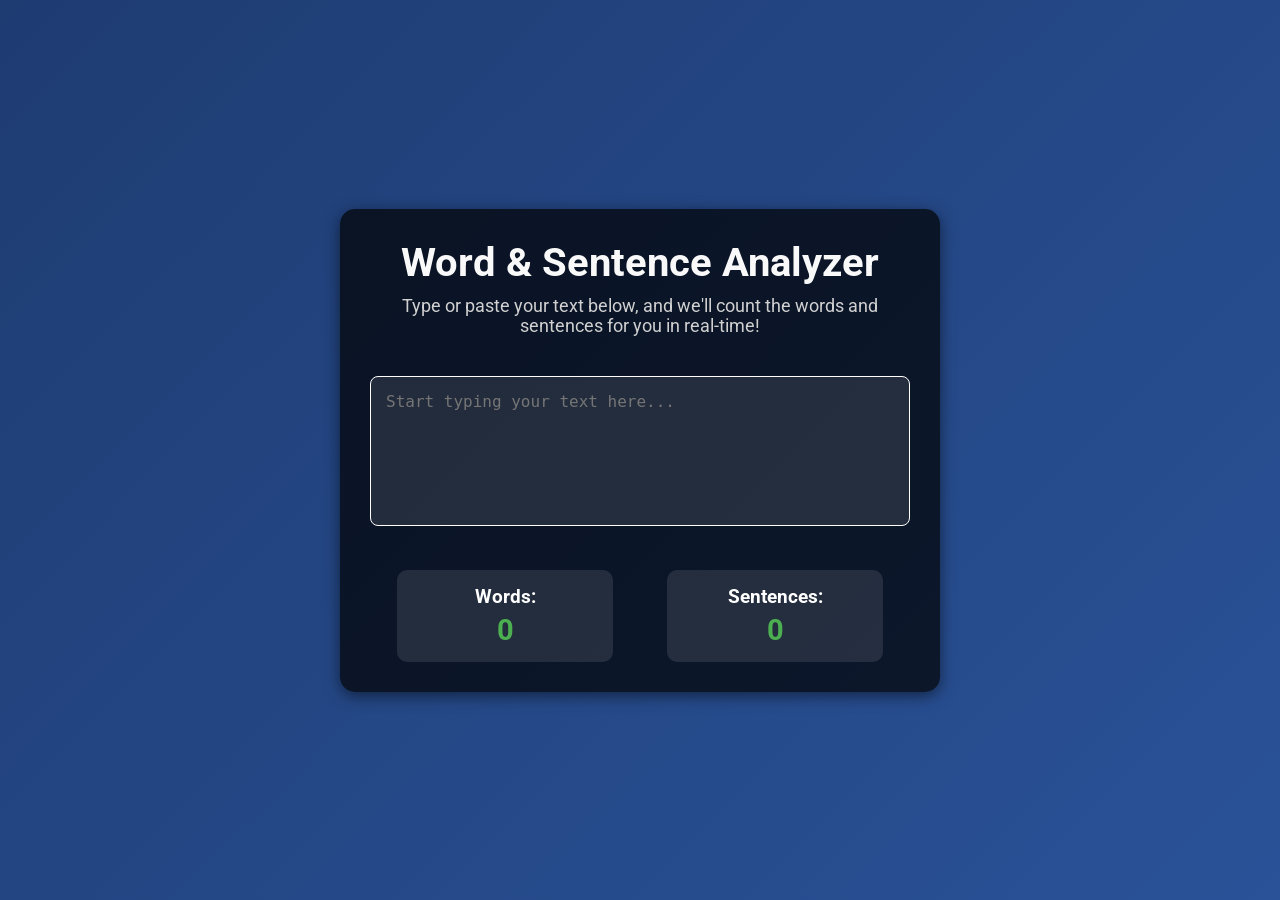
<file: Laboratory Activities/Laboratory Activity 3 - 19-11-2024/index.html>
<!DOCTYPE html>
<html lang="en">
<head>
    <meta charset="UTF-8">
    <meta name="viewport" content="width=device-width, initial-scale=1.0">
    <title>Word Counter Deluxe</title>
    <link rel="stylesheet" href="style.css">
    <link href="https://fonts.googleapis.com/css2?family=Roboto:wght@400;700&display=swap" rel="stylesheet">
</head>
<body>
    <div class="container">
        <h1>Word & Sentence Analyzer</h1>
        <p class="description">Type or paste your text below, and we'll count the words and sentences for you in real-time!</p>

        <textarea id="textInput" placeholder="Start typing your text here..."></textarea>

        <div class="counter">
            <div id="wordcount" class="count-box">
                <span class="count-title">Words:</span>
                <span class="count-number">0</span>
            </div>
            <div id="sentenceCount" class="count-box">
                <span class="count-title">Sentences:</span>
                <span class="count-number">0</span>
            </div>
        </div>
    </div>
    <script src="script.js"></script>
</body>
</html>
</file>
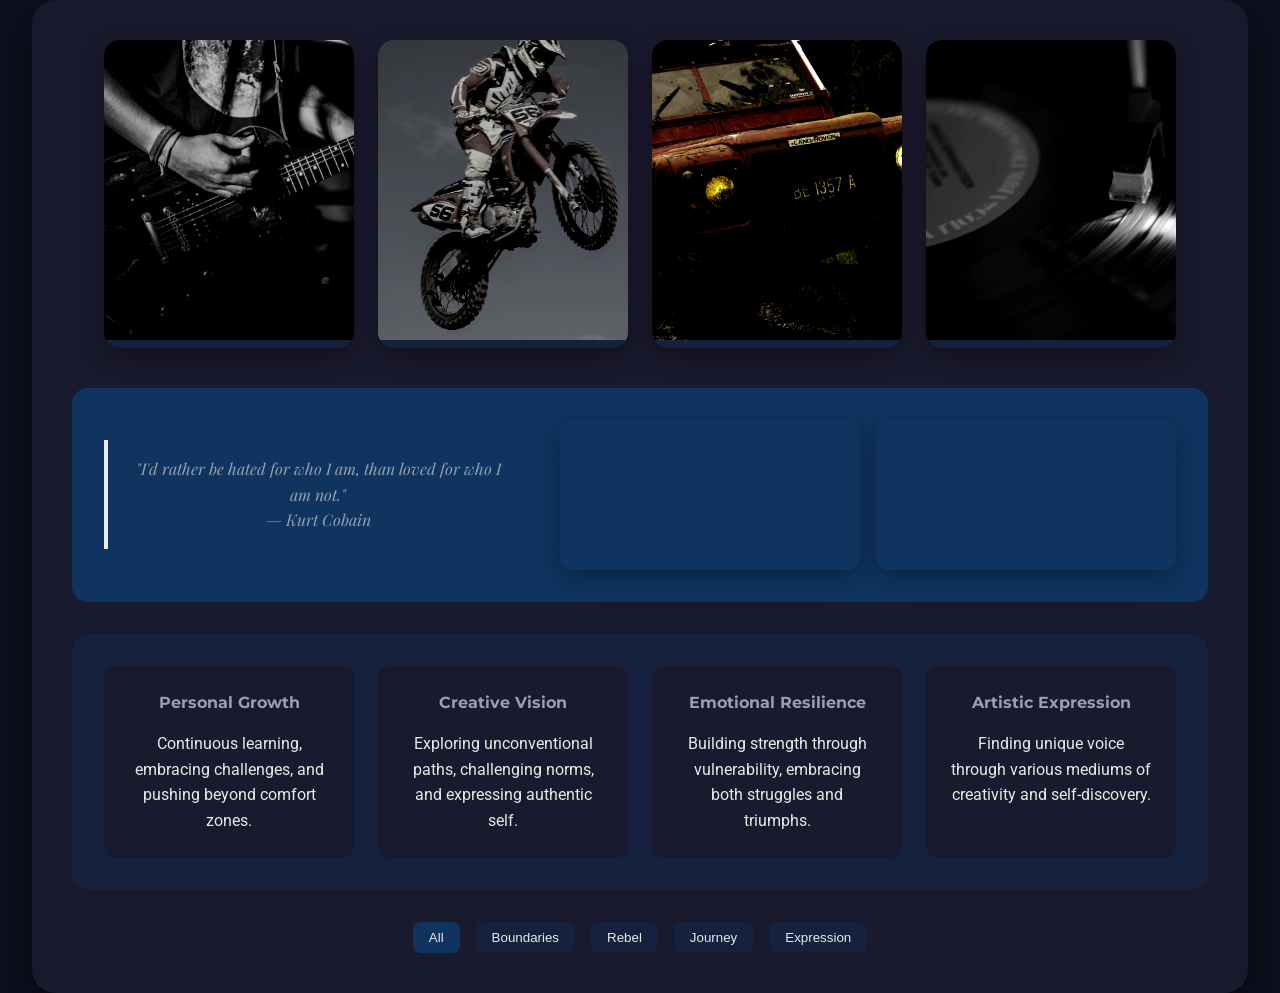
<file: Laboratory Activities/Laboratory Activity 4 - 29 -11 - 24/visionboard..html>
<!DOCTYPE html>
<html lang="en">
<head>
    <meta charset="UTF-8">
    <meta name="viewport" content="width=device-width, initial-scale=1.0">
    <title>Vision Board | Personal Journey</title>
    <link href="https://fonts.googleapis.com/css2?family=Playfair+Display:wght@700&family=Roboto:wght@400;700&family=Montserrat:wght@400;600&display=swap" rel="stylesheet">
    <link rel="stylesheet" href="style.css">
    <script src="script.js" defer></script>
</head>
<body>
    <div class="container">
        <div class="inspirations">
            <div class="card" data-category="boundary">
                <img src="assets/rock.jpg" alt="Rock Inspiration">
                <div class="card-overlay"></div>
                <div class="card-text">Breaking Boundaries</div>
            </div>
            <div class="card" data-category="rebel">
                <img src="assets/defy2.png" alt="Defiance Inspiration">
                <div class="card-overlay"></div>
                <div class="card-text">Rebel Spirit</div>
            </div>
            <div class="card" data-category="journey">
                <img src="assets/ride2.png" alt="Ride Inspiration">
                <div class="card-overlay"></div>
                <div class="card-text">Endless Journey</div>
            </div>
            <div class="card" data-category="expression">
                <img src="assets/vinyl.jpg" alt="Vinyl Inspiration">
                <div class="card-overlay"></div>
                <div class="card-text">Raw Expression</div>
            </div>
        </div>

        <div class="multimedia-section">
            <div class="quote-box">
                <p>"I'd rather be hated for who I am, than loved for who I am not."</p>
                <p>— Kurt Cobain</p>
            </div>
            <div class="spotify-player">
                <iframe src="https://open.spotify.com/embed/track/3zwmW1gM4E8FlHXV5nE16u?utm_source=generator" frameborder="0" allowtransparency="true" allow="encrypted-media"></iframe>
                <iframe src="https://open.spotify.com/embed/track/1L94M3KIu7QluZe63g64rv?utm_source=generator" frameborder="0" allowtransparency="true" allow="encrypted-media"></iframe>
            </div>
        </div>

        <div class="additional-info">
            <div class="info-card">
                <h4>Personal Growth</h4>
                <p>Continuous learning, embracing challenges, and pushing beyond comfort zones.</p>
            </div>
            <div class="info-card">
                <h4>Creative Vision</h4>
                <p>Exploring unconventional paths, challenging norms, and expressing authentic self.</p>
            </div>
            <div class="info-card">
                <h4>Emotional Resilience</h4>
                <p>Building strength through vulnerability, embracing both struggles and triumphs.</p>
            </div>
            <div class="info-card">
                <h4>Artistic Expression</h4>
                <p>Finding unique voice through various mediums of creativity and self-discovery.</p>
            </div>
        </div>

        <div class="category-filter">
            <button data-filter="all" class="active">All</button>
            <button data-filter="boundary">Boundaries</button>
            <button data-filter="rebel">Rebel</button>
            <button data-filter="journey">Journey</button>
            <button data-filter="expression">Expression</button>
        </div>
    </div>
</body>
</html>
</file>
<file: Laboratory Activities/Laboratory Activity 3 - 19-11-2024/style.css>
* {
    padding: 0;
    margin: 0;
    box-sizing: border-box;
}

body {
    font-family: 'Roboto', sans-serif;
    background: linear-gradient(135deg, #1e3c72, #2a5298);
    color: #ffffff;
    min-height: 100vh;
    display: flex;
    justify-content: center;
    align-items: center;
    padding: 20px;
}

.container {
    background: rgba(0, 0, 0, 0.7);
    padding: 30px;
    border-radius: 15px;
    box-shadow: 0 4px 15px rgba(0, 0, 0, 0.5);
    text-align: center;
    width: 80%;
    max-width: 600px;
}

h1 {
    font-size: 2.5rem;
    margin-bottom: 10px;
    font-weight: 700;
    color: #f9f9f9;
}

.description {
    font-size: 1.1rem;
    margin-bottom: 20px;
    color: #d0d0d0;
}

textarea {
    width: 100%;
    height: 150px;
    margin: 20px 0;
    padding: 15px;
    font-size: 16px;
    border: 1px solid #ffffff;
    border-radius: 8px;
    resize: none;
    background: rgba(255, 255, 255, 0.1);
    color: #ffffff;
}

textarea:focus {
    outline: none;
    border-color: #4caf50;
    box-shadow: 0 0 8px #4caf50;
}

.counter {
    display: flex;
    justify-content: space-around;
    margin-top: 20px;
}

.count-box {
    background: rgba(255, 255, 255, 0.1);
    border-radius: 10px;
    padding: 15px 20px;
    width: 40%;
    text-align: center;
}

.count-title {
    font-size: 1.2rem;
    font-weight: 700;
    display: block;
    margin-bottom: 5px;
}

.count-number {
    font-size: 1.8rem;
    color: #4caf50;
    font-weight: bold;
}
</file>
<file: Laboratory Activities/Laboratory Activity 4 - 29 -11 - 24/style.css>
:root {
    --bg-dark: #0f1020;
    --bg-secondary: #1a1a2e;
    --accent-color: #16213e;
    --text-primary: #e9e9e9;
    --text-secondary: #94a1b2;
    --highlight-color: #0f3460;
}

* {
    margin: 0;
    padding: 0;
    box-sizing: border-box;
}

body {
    background-color: var(--bg-dark);
    color: var(--text-primary);
    font-family: 'Roboto', sans-serif;
    line-height: 1.6;
    min-height: 100vh;
    display: flex;
    justify-content: center;
    align-items: center;
    perspective: 1000px;
}

.container {
    width: 95%;
    max-width: 1400px;
    background-color: var(--bg-secondary);
    border-radius: 1.5rem;
    padding: 2.5rem;
    box-shadow: 0 1rem 3rem rgba(0, 0, 0, 0.6);
    transform-style: preserve-3d;
    animation: container-intro 1.5s ease-out;
}

@keyframes container-intro {
    from {
        opacity: 0;
        transform: scale(0.8) rotateY(-30deg);
    }
    to {
        opacity: 1;
        transform: scale(1) rotateY(0);
    }
}

.inspirations {
    display: flex;
    flex-wrap: wrap;
    justify-content: center;
    gap: 1.5rem;
    margin-bottom: 2.5rem;
}

.card {
    background-color: var(--accent-color);
    border-radius: 1rem;
    overflow: hidden;
    width: 250px;
    box-shadow: 0 0.5rem 1.5rem rgba(0, 0, 0, 0.4);
    transition: all 0.4s cubic-bezier(0.175, 0.885, 0.32, 1.275);
    position: relative;
    transform-style: preserve-3d;
    opacity: 1;
}

.card.hidden {
    display: none;
}

.card:hover {
    transform: scale(1.05) rotate(3deg);
    box-shadow: 0 1rem 2rem rgba(0, 0, 0, 0.5);
}

.card img {
    width: 100%;
    height: 300px;
    object-fit: cover;
    filter: grayscale(20%) contrast(120%);
    transition: filter 0.3s ease;
}

.card:hover img {
    filter: grayscale(0%) contrast(110%);
}

.card-overlay {
    position: absolute;
    bottom: 0;
    left: 0;
    right: 0;
    background: linear-gradient(transparent, rgba(0,0,0,0.8));
    overflow: hidden;
    width: 100%;
    height: 0;
    transition: 0.5s ease;
}

.card:hover .card-overlay {
    height: 100%;
}

.card-text {
    color: var(--text-primary);
    font-family: 'Montserrat', sans-serif;
    font-weight: 600;
    position: absolute;
    bottom: 20px;
    left: 20px;
    opacity: 0;
    transform: translateY(20px);
    transition: 0.5s ease;
}

.card:hover .card-text {
    opacity: 1;
    transform: translateY(0);
}

.multimedia-section {
    display: flex;
    justify-content: space-between;
    align-items: center;
    gap: 2rem;
    background-color: var(--highlight-color);
    border-radius: 1rem;
    padding: 2rem;
    margin-top: 2rem;
}

.quote-box {
    flex: 1;
    text-align: center;
    font-family: 'Playfair Display', serif;
    font-style: italic;
    color: var(--text-secondary);
    padding: 1rem;
    border-left: 4px solid var(--text-primary);
}

.spotify-player {
    flex: 1;
    display: flex;
    gap: 1rem;
}

.spotify-player iframe {
    border-radius: 0.75rem;
    box-shadow: 0 0.5rem 1.5rem rgba(0, 0, 0, 0.3);
    transition: transform 0.3s ease;
}

.spotify-player iframe:hover {
    transform: scale(1.05);
}

.additional-info {
    display: grid;
    grid-template-columns: repeat(auto-fit, minmax(250px, 1fr));
    gap: 1.5rem;
    margin-top: 2rem;
    background-color: var(--accent-color);
    padding: 2rem;
    border-radius: 1rem;
}

.info-card {
    background-color: var(--bg-secondary);
    padding: 1.5rem;
    border-radius: 0.75rem;
    text-align: center;
    transition: transform 0.3s ease;
}

.info-card:hover {
    transform: translateY(-10px);
}

.info-card h4 {
    color: var(--text-secondary);
    margin-bottom: 1rem;
    font-family: 'Montserrat', sans-serif;
}

.category-filter {
    display: flex;
    justify-content: center;
    gap: 1rem;
    margin-top: 2rem;
}

.category-filter button {
    background-color: var(--accent-color);
    color: var(--text-primary);
    border: none;
    padding: 0.5rem 1rem;
    border-radius: 0.5rem;
    cursor: pointer;
    transition: background-color 0.3s ease;
}

.category-filter button.active,
.category-filter button:hover {
    background-color: var(--highlight-color);
}

@media (max-width: 768px) {
    .container {
        width: 98%;
        padding: 1rem;
    }

    .multimedia-section {
        flex-direction: column;
    }

    .spotify-player {
        flex-direction: column;
        width: 100%;
    }

    .category-filter {
        flex-wrap: wrap;
    }
}
</file>
